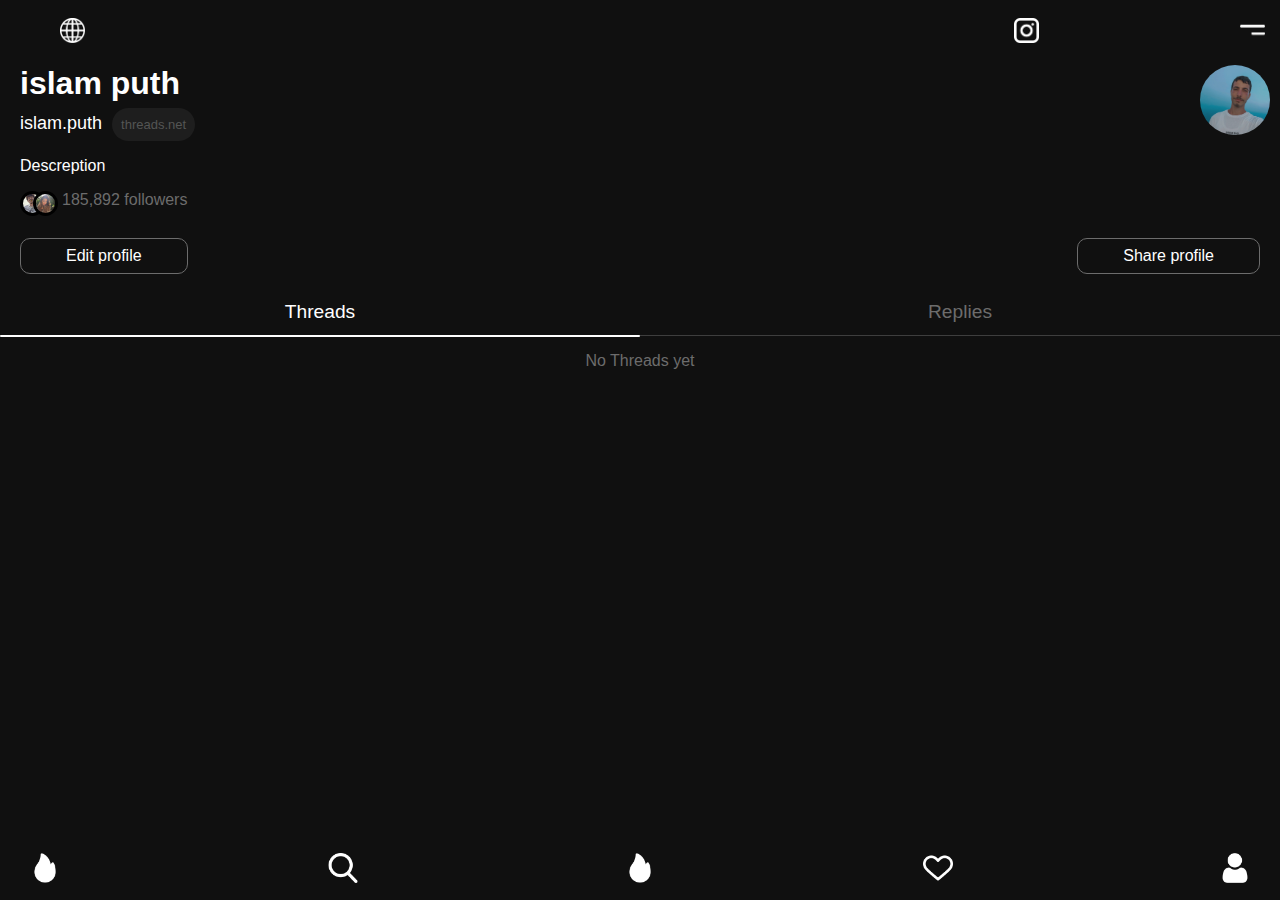
<file: index.html>
<!DOCTYPE html>
<html lang="en">
  <head>
    <meta name="viewport" content="width=device-width, initial-scale=1.0" />

    <meta charset="UTF-8" />
    <meta name="viewport" content="width=device-width, initial-scale=1.0" />
    <title>Document</title>
    <link rel="stylesheet" href="thread.css" />
  </head>
  <body>
    <div class="profilecontainer">
      <!--Navbar code-->
      <div class="navbar">
        <div class="home">
          <img src="trend.png" alt="" />
        </div>

        <div class="home">
          <img src="search.png" alt="" />
        </div>

        <div onclick="addpost()" class="home">
          <img src="trend.png" alt="" />
        </div>

        <div class="home">
          <img src="like.png" alt="" />
        </div>

        <div class="home">
          <img src="profile.png" alt="" />
        </div>

        <!--Header code-->
      </div>
      <div class="header">
        <div class="left">
          <img src="world.png" alt="" />
        </div>
        <div class="right">
          <img src="insta.png" alt="" />
          <img src="menu.png" alt="" />
        </div>
      </div>

      <!--Profile Info Code-->
      <div class="info">
        <div class="first">
          <div>
            <div class="h1"><h1>islam puth</h1></div>
            <div>
              <p>islam.puth</p>
              <div>threads.net</div>
            </div>
          </div>
          <div><img class="profile" src="islamputh.jpg" alt="" /></div>
        </div>
        <div class="second"></div>
        <p class="descreption">Descreption</p>
        <div class="followers">
          <div>
            <img src="charlie.jpg" alt="" />
            <img src="sofia.jpg" alt="" />
          </div>
          <p>185,892 followers</p>
        </div>
        <div class="buttons">
          <div onclick="edit()">Edit profile</div>
          <div>Share profile</div>
        </div>
      </div>
      <!-- Posts Code -->
      <div class="posts">
        <div>
          <div onclick="leftsideclick()" id="leftside">Threads</div>
          <div onclick="rightsideclick()" id="rightside">Replies</div>
        </div>
        <div class="line">
          <div class="liner"></div>
        </div>
      </div>
      <div class="pages">
        <div class="threads">
          <p>No Threads yet</p>
        </div>
        <div class="replies">
          <p>No replies yet</p>
        </div>
      </div>
    </div>

    <div class="descreptioncontainer">
      <div class="descheader">
        <div>
          <img src="x.png" alt="" />
          <p>Edit profile</p>
        </div>
        <p class="done" onclick="done()">Done</p>
      </div>
      <div class="descbody">
        <div class="inputs">
          <div class="firstinp">
            <div>
              <label for=""><b>Name</b></label>
              <p>islam puth (islam.puth)</p>
            </div>
            <img class="descimg" src="islamputh.jpg" alt="" />
          </div>
          <div class="bio">
            <label for=""><b>Bio</b> <br /> </label>
            <textarea
              id="bio"
              placeholder="Write a bio..."
              id=""
              cols="30"
              rows="1"
            ></textarea>
          </div>
          <div class="bio">
            <label for=""><b>Link</b> <br /> </label>
            <textarea
              placeholder="+ Add link"
              id=""
              cols="30"
              rows="1"
            ></textarea>
          </div>
          <div class="private">
            <p>Private Profile</p>
            <div class="check" onclick="check()">
              <div class="checked"></div>
            </div>
          </div>
        </div>
      </div>
    </div>

    <!-- New post code -->
    <div class="postscontainer">
      <div class="postsheader">
        <div onclick="cancel()"><img src="x.png" alt="" /></div>
        <p><b>New thread</b></p>
      </div>

      <div class="writepost">
        <div><img src="islamputh.jpg" alt="" /></div>
        <div>
          <p>islam.puth</p>
          <input type="text" placeholder="Start a thread..." />
        </div>
      </div>
      <div class="postmiddle">
        <div class="linedown"></div>
        <img src="import.png" alt="" />
      </div>
      <div class="postanother">
        <img src="islamputh.jpg" alt="" />
        <p>Add to thread</p>
      </div>
      <div class="postfooter">
        <p>Anyone can reply</p>
        <p onclick="postnow()">Post</p>
      </div>
    </div>

    <script>
      let posts = document.querySelector(".postscontainer");
      let leftside = document.querySelector("#leftside");
      let rightside = document.querySelector("#rightside");
      let liner = document.querySelector(".liner");
      let threads = document.querySelector(".threads");
      let replies = document.querySelector(".replies");
      let prof = document.querySelector(".profilecontainer");
      rightside.style.color = "#6c6c6c";

      function leftsideclick() {
        liner.style.transform = "translateX(0)";
        rightside.style.color = "#6c6c6c";
        leftside.style.color = "white";

        replies.style.transform = "translateX(-100%)";
        threads.style.transform = "translateX(0%)";
        threads.style.width = "100%";
        replies.style.width = "0";
        threads.style.visibility = "visible";
        replies.style.visibility = "hidden";
      }
      function rightsideclick() {
        rightside.style.color = "white";
        leftside.style.color = "#6c6c6c";
        liner.style.transform = "translateX(100%)";

        threads.style.transform = "translateX(100%)";
        replies.style.transform = "translateX(0)";
        threads.style.visibility = "hidden";
        replies.style.visibility = "visible";
        replies.style.width = "100%";

        threads.style.width = "0";
      }

      function check() {
        let checked = document.querySelector(".checked");
        if (checked.style.transform === "translateX(90%)") {
          checked.style.transform = "translateX(0)";
        } else {
          checked.style.transform = "translateX(90%)";
        }
      }
      function done() {
        let desc = document.querySelector(".descreptioncontainer");
        desc.style.visibility = "hidden";
        desc.style.display = "none";
        let bio = document.querySelector("#bio");
        let prof = document.querySelector(".profilecontainer");
        prof.style.display = "block";
        let descreption = document.querySelector(".descreption");
        descreption.innerHTML = bio.value;
      }

      function edit() {
        let desc = document.querySelector(".descreptioncontainer");
        let prof = document.querySelector(".profilecontainer");
        prof.style.display = "none";
        desc.style.visibility = "visible";
        desc.style.display = "block";
      }

      function cancel() {
        prof.style.display = "block";

        posts.style.display = "none";
      }

      function addpost() {
        prof.style.display = "none";

        posts.style.display = "block";
      }

      function postnow() {
        prof.style.display = "none";

        posts.style.display = "block";
      }
    </script>
  </body>
</html>
</file>
<file: thread.css>
body, html {
  background-color: #101010;
  margin: 0;
  padding: 0;
  height: 100%;
  overflow-y: scroll;
  color: white;

  font-family: "Trebuchet MS", "Lucida Sans Unicode", "Lucida Grande",
    "Lucida Sans", Arial, sans-serif;
}

/* NavBar Design */
.navbar {
  box-sizing: border-box;
  width: 100%;
  height: 60px;
  position: fixed;
  bottom: 0;

  display: flex;
  align-items: center;
  justify-content: space-between;
  padding-left: 30px;
  padding-right: 30px;
}

.navbar img {
  height: 30px;
}

/* NavBar Design */

.header {
  box-sizing: border-box;
  width: 100%;
  height: 60px;

  padding-left: 10px;
  padding-right: 15px;
  display: flex;
  justify-content: space-between;
  margin-bottom: 5px;
}

.left {
  width: 10%;
  height: 100%;
  display: flex;
  align-items: center;
  justify-content: center;
}
.left img {
  height: 25px;
}

.right {
  width: 20%;
  display: flex;
  align-items: center;
  justify-content: space-between;
}
.right img {
  height: 25px;
}

/* Profile Info Design*/

.first {
  display: flex;
  justify-content: space-between;
  padding-left: 10px;
  padding-right: 10px;
  margin-left: 10px;
}
.first div div:nth-child(2) {
  display: flex;
  align-items: center;
  margin-top: 3px;
}
.first p {
  font-size: 18px;
  margin: 0;
}
.first div div div:nth-child(2) {
  margin-left: 10px;
  padding: 9px;
  height: fit-content;

  border-radius: 100px;
  font-size: 13px;
  color: #545554;
  background-color: #1e1e1e;
}

h1 {
  margin: 0;
}
.profile {
  border-radius: 50%;
  height: 70px;
  width: 70px;
  object-fit: cover;
}

.descreption {
  margin-left: 20px;
}
.followers {
  margin-left: 20px;
  display: flex;
}
.followers img {
  height: 19px;
  width: 19px;
  object-fit: cover;
  border-radius: 100%;
  border: black solid 3px;
}
.followers div {
  position: relative;
}
.followers div img:nth-child(2) {
  position: absolute;
  left: 13px;
}
.followers p {
  color: #6c6c6c;
  margin: 0;
  margin-left: 17px;
}

.buttons {
  display: flex;
  align-items: center;
  justify-content: space-between;
  padding-left: 20px;
  padding-right: 20px;
  margin-top: 18px;
}
.buttons div {
  padding: 8px 45px 8px 45px;
  border-radius: 10px;
  border: 1px solid #6c6c6c;
}

/* Posts Design */
.posts {
  margin-top: 27px;
  font-size: larger;
}
.posts div:first-child {
  display: flex;
}
.posts div div {
  display: flex;
  align-items: center;
  justify-content: center;
  width: 50%;
}
.line {
  margin-top: 12px;
  background-color: #6c6c6c;
  width: 100%;
  height: 1px;
  background-color: rgba(108, 108, 108, 0.5); /* 50% opacity */
}
.liner {
  background-color: white;
  width: 100%;
  height: 2px;
  border-radius: 100px;
  transform: translateX(0);
  transition: transform 0.3s ease;
}

.threads {

  width: 100%;
  height: 100px;
  display: flex;
  justify-content: center;
  color: #6c6c6c;
  transition: transform 0.3s ease;
}
.replies {
  display: flex;
  align-items: center;
  justify-content: center;
  color: #6c6c6c;
  visibility: hidden;
  
  width: 0;
  height: 100px;
  transform: translateX(-100%);

  transition: transform 0.3s ease;
}

.pages {
  display: flex;
}

.profilecontainer {
  padding: 0;
  margin: 0;


  


}

/* Descreption design */
.descheader {
  display: flex;
  align-items: center;
  padding-left: 25px;
  padding-right: 20px;
  font-weight: bolder;
  font-size: large;
  justify-content: space-between;

}

.descheader img{
  margin-right: 20px;
  height: 12px;

}
.done {
 
 color: #605f5f;
}
.descheader div {
  display: flex;
  align-items: center;
}

.descbody {
 
  height: 100%;
  width: 100%;
  position: fixed;
  display: flex;
  justify-content: center;
  align-items: center;


}

.inputs{
  height: 280px;
  width: 100%;
  border: 1px solid rgba(108, 108, 108, 0.5);
  background-color: #181818;
  margin-left:15PX ;
  border-radius: 15px;
  margin-right: 15px;
  padding: 15px;
}

.firstinp{
  display: flex;
  align-items: center;
  width: 100%;
  justify-content: space-between;
  margin-bottom: 10px;

  border-bottom:1px solid rgba(108, 108, 108, 0.2) ;
}

.firstinp img {

  height:50px;
  width: 50px;
  border-radius: 100%;
  object-fit: cover;
}

.bio {
  margin-bottom: 10px;
  border-bottom:1px solid rgba(108, 108, 108, 0.2) ;
}
textarea {
  width: 100%;
  resize: none;
  margin-top: 10px;
  height: auto;

 background-color: transparent;
 color: #6c6c6c;
 border: none;
  overflow: hidden;
  padding-bottom: 10px;
}

.private {
  display: flex;
  align-items: center;
  justify-content: space-between;
}
.check{
  width: 55px;
  height: 30px;
  border-radius: 100px;
 
 
  box-sizing: border-box;
  display: flex;
  align-items: center;
  background-color:rgba(108, 108, 108, 0.2) ;
}

.checked {
 
box-sizing: border-box;
  height: 27px;
  width: 27px;
  margin-left: 2px;
  margin-right: 2px;
  transition: 0.3s ease-in;
  border-radius: 100px;
  transform: translateX(0);
  
  background-color: #101010;
}

textarea:focus {

  outline: none;
}

.descreptioncontainer {
 transition: 0.3s ease-in;
 display: none;
  
  /* visibility: hidden; */
}

 /* Posts design */
.postsheader {
  display: flex;
  align-items: center;
  padding-left: 20px;
  width: 100%;
  border-bottom: 1px solid rgba(108, 108, 108, 0.2);
  height: 50px;
  padding-bottom: 5px;
 
}

.postsheader img{
  height: 14px;

}
.postsheader p {
  font-size: larger;
  margin-left: 30px;
}

.writepost {
  display: flex;
  align-items: center;
  margin-left: 13px;
  margin-top: 15px;
}
.writepost img {
  height: 40px;
  width: 40px;
  margin-right: 15px;
  object-fit: cover;
  border-radius: 100px;
}

.writepost p {
  margin-bottom: 3px;
  margin-top: 0;
}

.writepost input {
  background-color: transparent;
  border: 0;
  color: #605f5f;
  
  font-size: 16px;
}

.writepost input:focus {
  outline: none;
}
.linedown{
  height:60px;
  width: 2px;
  margin-left: 32px;
  margin-top: 10px;
  background-color: rgba(108, 108, 108, 0.2);

}

.postmiddle {
  display: flex;
  align-items: center;
}
.postmiddle img{
  height: 19px;
  margin-left: 33px;
}

.postanother {
  display: flex;
  align-items: center;
  color: rgba(108, 108, 108, 0.2);

}
.postanother img {
 height: 20px;
 width: 20px;
 border-radius: 100%;
 margin-right: 22px;
 opacity: 0.3;
 object-fit: cover;
 margin-left: 24px;
}
.postscontainer {

position: relative;
  height: 100%;
  box-sizing: border-box;
  display: none;

}
.postfooter {
 
  position: absolute;
  bottom: 0;
  left: 0;
  height: 60px;
 
  right: 0;
  box-sizing: border-box;
  display: flex;
  justify-content: space-between;
  align-items: center;
  padding: 0px 20px 10px 20px;
}
.postfooter p:first-child {
  margin-bottom: 27px;
  color: #605f5f;
}

.postfooter p:last-child{
  color: royalblue;
  font-weight: bold;
  opacity: 0.5;
  margin-bottom: 27px;
  font-size: x-large;
}
</file>
